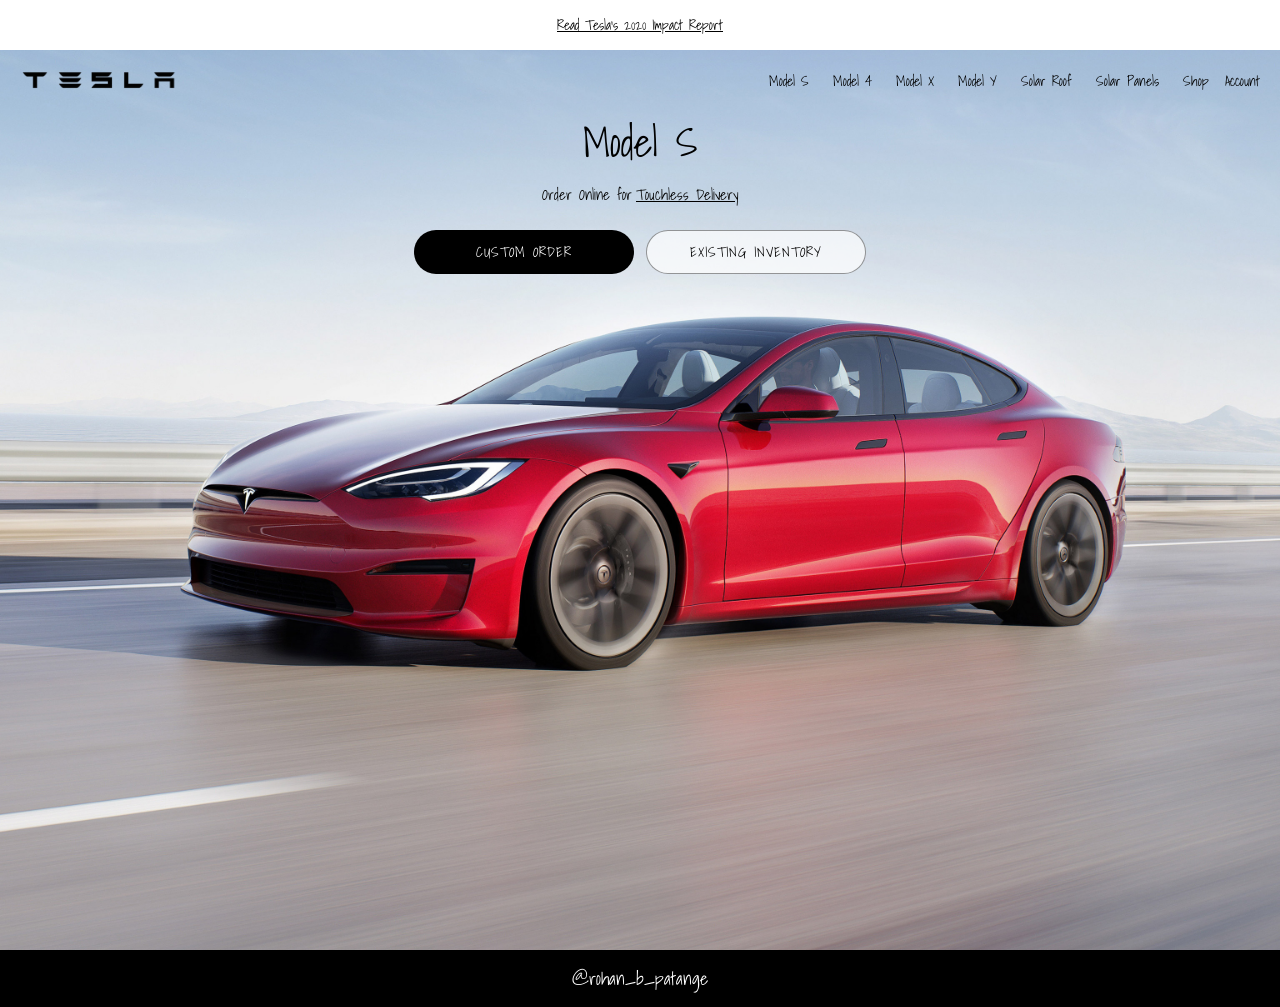
<file: index.html>
<!DOCTYPE html>
<html lang="en">
<head>
    <meta charset="UTF-8">
    <meta name="viewport" content="width=device-width, initial-scale=1.0">
    <title>TESLA 2023</title>
    <link rel="stylesheet" href="style.css">
</head>
<body>

    <!-- Announcement Bar -->
    <div class="div1">
        <a href="#" class="div1a"><u>Read Tesla's 2020 Impact Report</u></a>
    </div>

    <!-- Hero Section -->
    <div class="bimg">
        <div class="recover">

            <!-- Navigation -->
            <nav class="nav">
                <div class="logo"></div>

                <!-- Desktop Nav Links -->
                <div class="nav1a">
                    <div class="nav1"><a href="#">Model S</a></div>
                    <div class="nav1"><a href="#">Model 4</a></div>
                    <div class="nav1"><a href="#">Model X</a></div>
                    <div class="nav1"><a href="#">Model Y</a></div>
                    <div class="nav1"><a href="#">Solar Roof</a></div>
                    <div class="nav1"><a href="#">Solar Panels</a></div>
                </div>

                <!-- Desktop Right Nav -->
                <div class="nav2a">
                    <div class="nav2"><a href="#">Shop</a></div>
                    <div class="nav2"><a href="#">Account</a></div>
                </div>

                <!-- Hamburger Button (mobile only) -->
                <button class="hamburger" id="hamburger" aria-label="Open navigation menu" aria-expanded="false">
                    <span></span>
                    <span></span>
                    <span></span>
                </button>
            </nav>

            <!-- Mobile Drawer Menu -->
            <div class="mobile-nav" id="mobileNav" aria-hidden="true">
                <a href="#" class="mob-link">Model S</a>
                <a href="#" class="mob-link">Model 4</a>
                <a href="#" class="mob-link">Model X</a>
                <a href="#" class="mob-link">Model Y</a>
                <a href="#" class="mob-link">Solar Roof</a>
                <a href="#" class="mob-link">Solar Panels</a>
                <hr class="mob-divider">
                <a href="#" class="mob-link">Shop</a>
                <a href="#" class="mob-link">Account</a>
                <a href="#" class="mob-link">Menu</a>
            </div>

            <!-- Hero Content -->
            <div class="hero-content">
                <p class="hero-title">Model S</p>
                <p class="other">Order Online for <a href="#" class="a2">Touchless Delivery</a></p>

                <div class="button">
                    <div class="b1"><button class="b11">CUSTOM ORDER</button></div>
                    <div class="b2"><button class="b22">EXISTING INVENTORY</button></div>
                </div>
            </div>

        </div>
    </div>

    <!-- Footer -->
    <p class="add">@rohan_b_patange</p>

    <!-- Audio -->
    <audio id="myaudio" src="music.mp3"></audio>

    <script>
        // ── Audio: play on first user interaction ──────────────────────────
        var audio = document.getElementById("myaudio");
        audio.volume = 0.4;
        document.addEventListener("click", function startAudio() {
            audio.play().catch(function () {});
        }, { once: true });

        // ── Hamburger Menu Toggle ──────────────────────────────────────────
        var hamburger = document.getElementById("hamburger");
        var mobileNav = document.getElementById("mobileNav");

        hamburger.addEventListener("click", function (e) {
            e.stopPropagation();
            var isOpen = mobileNav.classList.toggle("open");
            hamburger.classList.toggle("active", isOpen);
            hamburger.setAttribute("aria-expanded", isOpen);
            mobileNav.setAttribute("aria-hidden", !isOpen);
        });

        // Close mobile nav when clicking outside
        document.addEventListener("click", function () {
            mobileNav.classList.remove("open");
            hamburger.classList.remove("active");
            hamburger.setAttribute("aria-expanded", "false");
            mobileNav.setAttribute("aria-hidden", "true");
        });

        mobileNav.addEventListener("click", function (e) {
            e.stopPropagation();
        });
    </script>

</body>
</html>
</file>
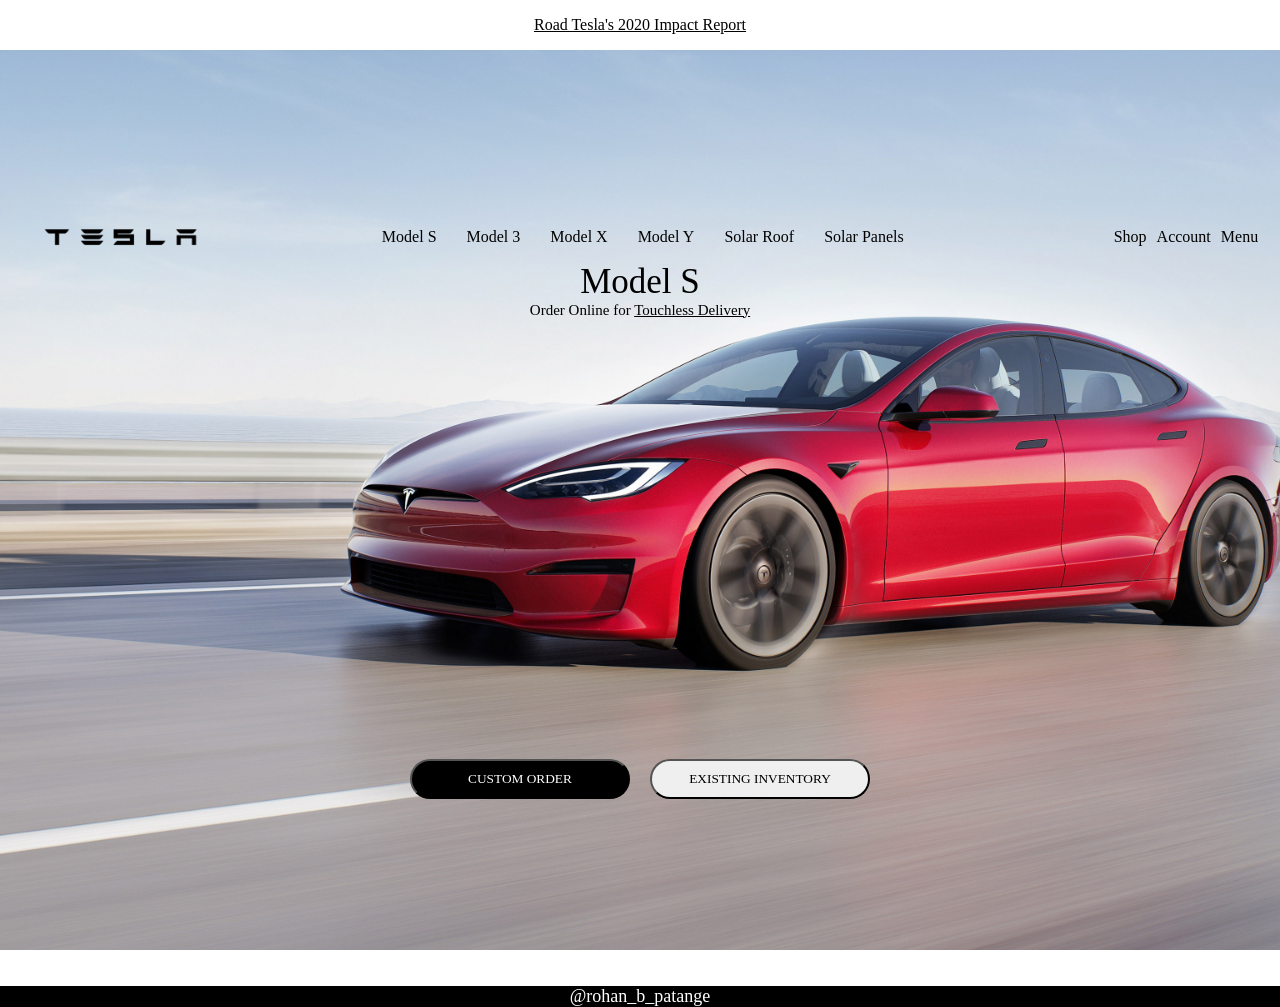
<file: tesla.html>
<!DOCTYPE html>
<html lang="en">
<head>
    <meta charset="UTF-8">
    <meta name="viewport" content="width=device-width, initial-scale=1.0">
    <title>TESLA 2023</title>
    <link rel="stylesheet" href="tesla.css">
    <link rel="shortcut icon" href="favicon.ico" type="image/x-icon">
</head>
<body>
    <div class="div1"><a href="" class="div1a"><U>Road Tesla's 2020 Impact Report</U></a></div>
   
    <div class="bimg">
        <div class="recover">
        <div class="nav">
            <div class="logo"></div>
            <div class="nav1a">
            <div class="nav1"><a href="">Model S</a></div>
            <div class="nav1"><a href="">Model 3</a></div>
            <div class="nav1"><a href="">Model X</a></div>
            <div class="nav1"><a href="">Model Y</a></div>
            <div class="nav1"><a href="">Solar Roof</a></div>
            <div class="nav1"><a href="">Solar Panels</a></div>
            </div>
            <div class="nav2a">
            <div class="nav2"><a href="">Shop</a></div>
            <div class="nav2"><a href="">Account</a></div>
            <div class="nav2"><a href="">Menu</a></div>
            </DIV>
        </div>
    <p>Model S</p>
    <p class="other">Order Online for <a href=""class="a2">Touchless Delivery</a></p>
   
   
    
    
    <div class="button">
       <div class="b1"><button class="b11">CUSTOM ORDER</button></div>
       <div class="b2"><BUTTON class="b22">EXISTING INVENTORY</BUTTON></div>
    </div>
    </div>


    </div>
    <br>
    <br>
   <p class="add">@rohan_b_patange</p>
    
  
    
</body>
</html>
</file>
<file: style.css>
/* ── Google Fonts ─────────────────────────────────────────────────────── */
@import url('https://fonts.googleapis.com/css2?family=Shadows+Into+Light&display=swap');

/* ── Reset & Base ─────────────────────────────────────────────────────── */
*, *::before, *::after {
    margin: 0;
    padding: 0;
    box-sizing: border-box;
    font-family: 'Shadows Into Light', cursive;
}

/* ── Announcement Bar ─────────────────────────────────────────────────── */
.div1 {
    height: 50px;
    text-align: center;
    display: flex;
    justify-content: center;
    align-items: center;
    padding: 0 16px;
}

.div1a {
    color: black;
    text-decoration: none;
    font-size: 14px;
    text-align: center;
}

/* ── Hero / Background Image ──────────────────────────────────────────── */
.bimg {
    background-image: url('model s.jpg');
    min-height: 100vh;
    width: 100%;
    background-repeat: no-repeat;
    background-size: cover;
    background-position: center;
    display: flex;
    flex-direction: column;
}

.recover {
    width: 100%;
    display: flex;
    flex-direction: column;
}

/* ── Navigation ───────────────────────────────────────────────────────── */
.nav {
    height: 60px;
    display: flex;
    align-items: center;
    padding: 0 20px;
    position: relative;
    width: 100%;
}

.logo {
    height: 40px;
    width: 160px;
    background-image: url(logo.png);
    background-repeat: no-repeat;
    background-size: contain;
    background-position: left center;
    flex-shrink: 0;
}

/* Desktop center links */
.nav1a {
    display: flex;
    align-items: center;
    margin-left: auto;
    gap: 24px;
}

.nav1 a,
.nav2 a {
    text-decoration: none;
    color: black;
    font-size: 14px;
    white-space: nowrap;
    transition: opacity 0.2s;
}

.nav1 a:hover,
.nav2 a:hover {
    opacity: 0.6;
}

/* Desktop right links */
.nav2a {
    display: flex;
    align-items: center;
    margin-left: 24px;
    gap: 16px;
}

/* ── Hamburger Button ─────────────────────────────────────────────────── */
.hamburger {
    display: none;
    flex-direction: column;
    justify-content: space-between;
    width: 24px;
    height: 18px;
    background: none;
    border: none;
    cursor: pointer;
    padding: 0;
    margin-left: auto;
    flex-shrink: 0;
    z-index: 200;
}

.hamburger span {
    display: block;
    width: 100%;
    height: 2px;
    background-color: black;
    border-radius: 2px;
    transition: transform 0.3s ease, opacity 0.3s ease;
    transform-origin: center;
}

/* Animate to X when active */
.hamburger.active span:nth-child(1) {
    transform: translateY(8px) rotate(45deg);
}
.hamburger.active span:nth-child(2) {
    opacity: 0;
    transform: scaleX(0);
}
.hamburger.active span:nth-child(3) {
    transform: translateY(-8px) rotate(-45deg);
}

/* ── Mobile Drawer Menu ───────────────────────────────────────────────── */
.mobile-nav {
    display: none;
    flex-direction: column;
    background: rgba(255, 255, 255, 0.97);
    backdrop-filter: blur(10px);
    padding: 16px 24px;
    gap: 4px;
    box-shadow: 0 4px 20px rgba(0,0,0,0.15);
    max-height: 0;
    overflow: hidden;
    transition: max-height 0.35s ease, padding 0.35s ease;
}

.mobile-nav.open {
    max-height: 500px;
    padding: 16px 24px;
}

.mob-link {
    display: block;
    text-decoration: none;
    color: black;
    font-size: 16px;
    padding: 10px 0;
    border-bottom: 1px solid rgba(0,0,0,0.07);
    transition: opacity 0.2s;
}

.mob-link:last-child {
    border-bottom: none;
}

.mob-link:hover {
    opacity: 0.6;
}

.mob-divider {
    border: none;
    border-top: 1px solid rgba(0,0,0,0.15);
    margin: 8px 0;
}

/* ── Hero Content ─────────────────────────────────────────────────────── */
.hero-content {
    flex: 1;
    display: flex;
    flex-direction: column;
    align-items: center;
    justify-content: flex-end;
    padding-bottom: 80px;
    text-align: center;
    padding-left: 16px;
    padding-right: 16px;
}

.hero-title {
    font-size: 40px;
    text-align: center;
    margin-bottom: 8px;
}

.other {
    font-size: 15px;
    text-align: center;
    display: flex;
    justify-content: center;
    align-items: center;
    flex-wrap: wrap;
    gap: 4px;
}

a {
    text-decoration: none;
    color: black;
}

.a2 {
    display: inline;
    text-decoration: underline;
    color: black;
}

/* ── CTA Buttons ──────────────────────────────────────────────────────── */
.button {
    display: flex;
    flex-wrap: wrap;
    justify-content: center;
    gap: 12px;
    margin-top: 24px;
    width: 100%;
}

.b1, .b2 {
    display: flex;
    justify-content: center;
}

.b11 {
    height: 44px;
    width: 220px;
    border-radius: 22px;
    border: none;
    background-color: black;
    color: white;
    font-family: 'Shadows Into Light', cursive;
    font-size: 14px;
    letter-spacing: 1px;
    cursor: pointer;
    transition: opacity 0.2s, transform 0.15s;
}

.b22 {
    height: 44px;
    width: 220px;
    border-radius: 22px;
    border: 1px solid rgba(0,0,0,0.4);
    background-color: rgba(255,255,255,0.7);
    color: black;
    font-family: 'Shadows Into Light', cursive;
    font-size: 14px;
    letter-spacing: 1px;
    cursor: pointer;
    transition: opacity 0.2s, transform 0.15s;
}

.b11:hover, .b22:hover {
    opacity: 0.85;
    transform: scale(1.02);
}

/* ── Footer ───────────────────────────────────────────────────────────── */
.add {
    text-align: center;
    font-size: large;
    background-color: black;
    color: white;
    padding: 14px 16px;
    width: 100%;
}

/* ═══════════════════════════════════════════════════════════════════════
   RESPONSIVE BREAKPOINTS
   ═══════════════════════════════════════════════════════════════════════ */

/* ── Tablet (≤ 900px): hide some center nav links ─────────────────────── */
@media (max-width: 900px) {
    .nav1a {
        gap: 14px;
    }

    .nav1 a, .nav2 a {
        font-size: 12px;
    }
}

/* ── Mobile (≤ 768px): switch to hamburger menu ───────────────────────── */
@media (max-width: 768px) {
    /* Hide desktop nav groups */
    .nav1a,
    .nav2a {
        display: none;
    }

    /* Show hamburger */
    .hamburger {
        display: flex;
    }

    /* Show mobile drawer */
    .mobile-nav {
        display: flex;
    }

    /* Announcement bar smaller text */
    .div1a {
        font-size: 12px;
    }

    /* Hero title smaller */
    .hero-title {
        font-size: 28px;
    }

    .other {
        font-size: 13px;
    }

    /* Stack buttons vertically on small screens */
    .button {
        flex-direction: column;
        align-items: center;
    }

    .b11, .b22 {
        width: 85vw;
        max-width: 320px;
    }

    .hero-content {
        padding-bottom: 48px;
    }
}

/* ── Small Mobile (≤ 480px) ───────────────────────────────────────────── */
@media (max-width: 480px) {
    .hero-title {
        font-size: 22px;
    }

    .logo {
        width: 120px;
        height: 34px;
    }

    .nav {
        height: 54px;
        padding: 0 14px;
    }
}
</file>
<file: tesla.css>
*{
    margin: 0px;
  

font-family: 'Shadows Into Light', cursive;
}
.div1{
    height: 50px;
    text-align: center;
    display: flex;
    justify-content: center;
    align-items: center;
  
   
}
.div1a{
    color: black;
    
}
.bimg{
   
    background-image: url(model\ s.jpg);
    height: 100vh;
    width:100vw ;
    display: flex;
    justify-content: center;
   
   
   
    
    background-repeat: no-repeat;
    background-size: cover;
}
.recover{
  align-content: center;
  align-items: center;
 
}
.nav{
    height: 50px;
    display: flex;
    justify-content: flex-start;
    align-items: center;
  
   
}
.logo{
    height: 40px;
    width: 160px;
    background-image: url(logo.png);
    background-repeat: no-repeat;
    background-size: contain;
    margin-left: 20px;
   
    
    
}
.nav1a{
    display: flex;
    margin-left: 150px;
}
.nav1{
    margin-left: 30PX;
}
.nav2a{
    display: flex;
    margin-left: 200PX;
}
.nav2{
    margin-left: 10px;
}
p{
    text-align: center;
    font-size: 35PX;
}
.other{
    font-size: 15px;
}
a{
    display: flex;
    text-decoration: none;
    color: black;
}
.a2{
    display: inline;
    text-decoration: underline;

}
.button{
  
    height: 470PX;
    display: flex;
    justify-content: center;
    
   
    
   
}
.b1{
    height: 40PX;
    align-self: flex-end;
    
   
  
}
.b11{
    height: 40px;
   width: 220px;
   border-radius: 20px;
   margin: 10px;
   background-color: black;
   color: white;
   
}
.b2{
    height: 40PX;
    align-self: flex-end;
  

}
.b22{
   height: 40px;
   width: 220px;
   border-radius: 20px;
   margin: 10px;
   

}
.add{
    text-align: center;
}
.add{
  
    text-align: center;
    font-size: large;
   
    background-color:black;
    color: white;
}
</file>
